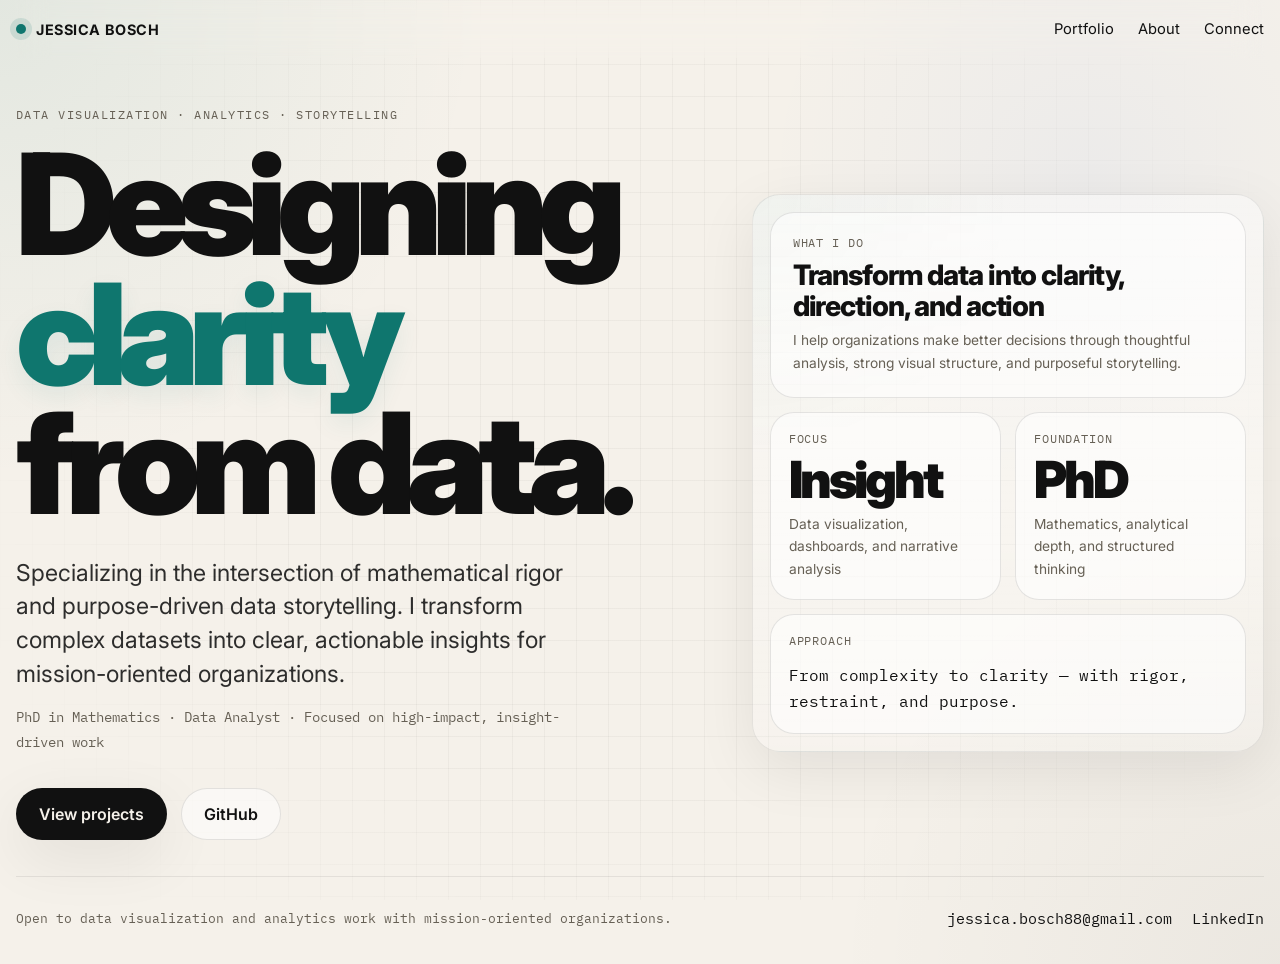
<file: index.html>
<!doctype html>
<html lang="en">
  <head>
    <meta charset="UTF-8" />
    <meta name="viewport" content="width=device-width, initial-scale=1.0" />
    <title>Jessica Bosch | Data Visualization Designer</title>
    <meta
      name="description"
      content="Jessica Bosch — Data visualization designer blending analysis, code, and editorial clarity."
    />
    <link rel="preconnect" href="https://fonts.googleapis.com" />
    <link rel="preconnect" href="https://fonts.gstatic.com" crossorigin />
    <link
      href="https://fonts.googleapis.com/css2?family=Inter:wght@400;500;600;700;800;900&family=IBM+Plex+Mono:wght@400;500&display=swap"
      rel="stylesheet"
    />
    <link rel="stylesheet" href="style.css" />
  </head>
  <body>
    <div class="site-shell">
      <header class="site-header">
        <a href="#home" class="brand" aria-label="Jessica Bosch home">
          <span class="brand-mark"></span>
          <span>Jessica Bosch</span>
        </a>

        <nav class="site-nav" aria-label="Primary navigation">
          <a href="portfolio.html">Portfolio</a>
          <a href="about.html">About</a>
          <a href="#connect">Connect</a>
        </nav>
      </header>

      <main id="home" class="hero">
        <section class="hero-copy">
          <p class="eyebrow">Data visualization · analytics · storytelling</p>

          <h1 class="hero-title">
            Designing
            <span>clarity</span>
            from data.
          </h1>

          <div class="hero-intro">
            <p class="hero-lead">
              Specializing in the intersection of mathematical rigor and
              purpose-driven data storytelling. I transform complex datasets
              into clear, actionable insights for mission-oriented
              organizations.
            </p>

            <p class="hero-meta">
              PhD in Mathematics · Data Analyst · Focused on high-impact,
              insight-driven work
            </p>
          </div>

          <div class="hero-actions">
            <a class="button button-primary" href="portfolio.html">View projects</a>
            <a
              class="button button-secondary"
              href="https://github.com/jessi88"
              target="_blank"
              rel="noreferrer"
            >
              GitHub
            </a>
          </div>
        </section>

        <aside class="hero-panel" aria-label="Selected profile highlights">
          <div class="panel-grid"></div>

          <div class="panel-card panel-card-large">
            <p class="panel-label">What I do</p>
            <p class="panel-value">
              Transform data into clarity, direction, and action
            </p>
            <p class="panel-note">
              I help organizations make better decisions through thoughtful
              analysis, strong visual structure, and purposeful storytelling.
            </p>
          </div>

          <div class="panel-row">
            <div class="panel-card">
              <p class="panel-label">Focus</p>
              <p class="panel-stat">Insight</p>
              <p class="panel-note">
                Data visualization, dashboards, and narrative analysis
              </p>
            </div>

            <div class="panel-card">
              <p class="panel-label">Foundation</p>
              <p class="panel-stat">PhD</p>
              <p class="panel-note">
                Mathematics, analytical depth, and structured thinking
              </p>
            </div>
          </div>

          <div class="panel-card panel-card-quote">
            <p class="panel-label">Approach</p>
            <p class="quote">
              From complexity to clarity — with rigor, restraint, and purpose.
            </p>
          </div>
        </aside>
      </main>

      <footer class="site-footer">
        <p>
          Open to data visualization and analytics work with mission-oriented
          organizations.
        </p>

        <div class="footer-links">
          <a href="mailto:jessica.bosch88@gmail.com"
            >jessica.bosch88@gmail.com</a
          >
          <a
            href="https://www.linkedin.com/in/jbosch88/"
            target="_blank"
            rel="noreferrer"
          >
            LinkedIn
          </a>
        </div>
      </footer>
    </div>
  </body>
</html>
</file>
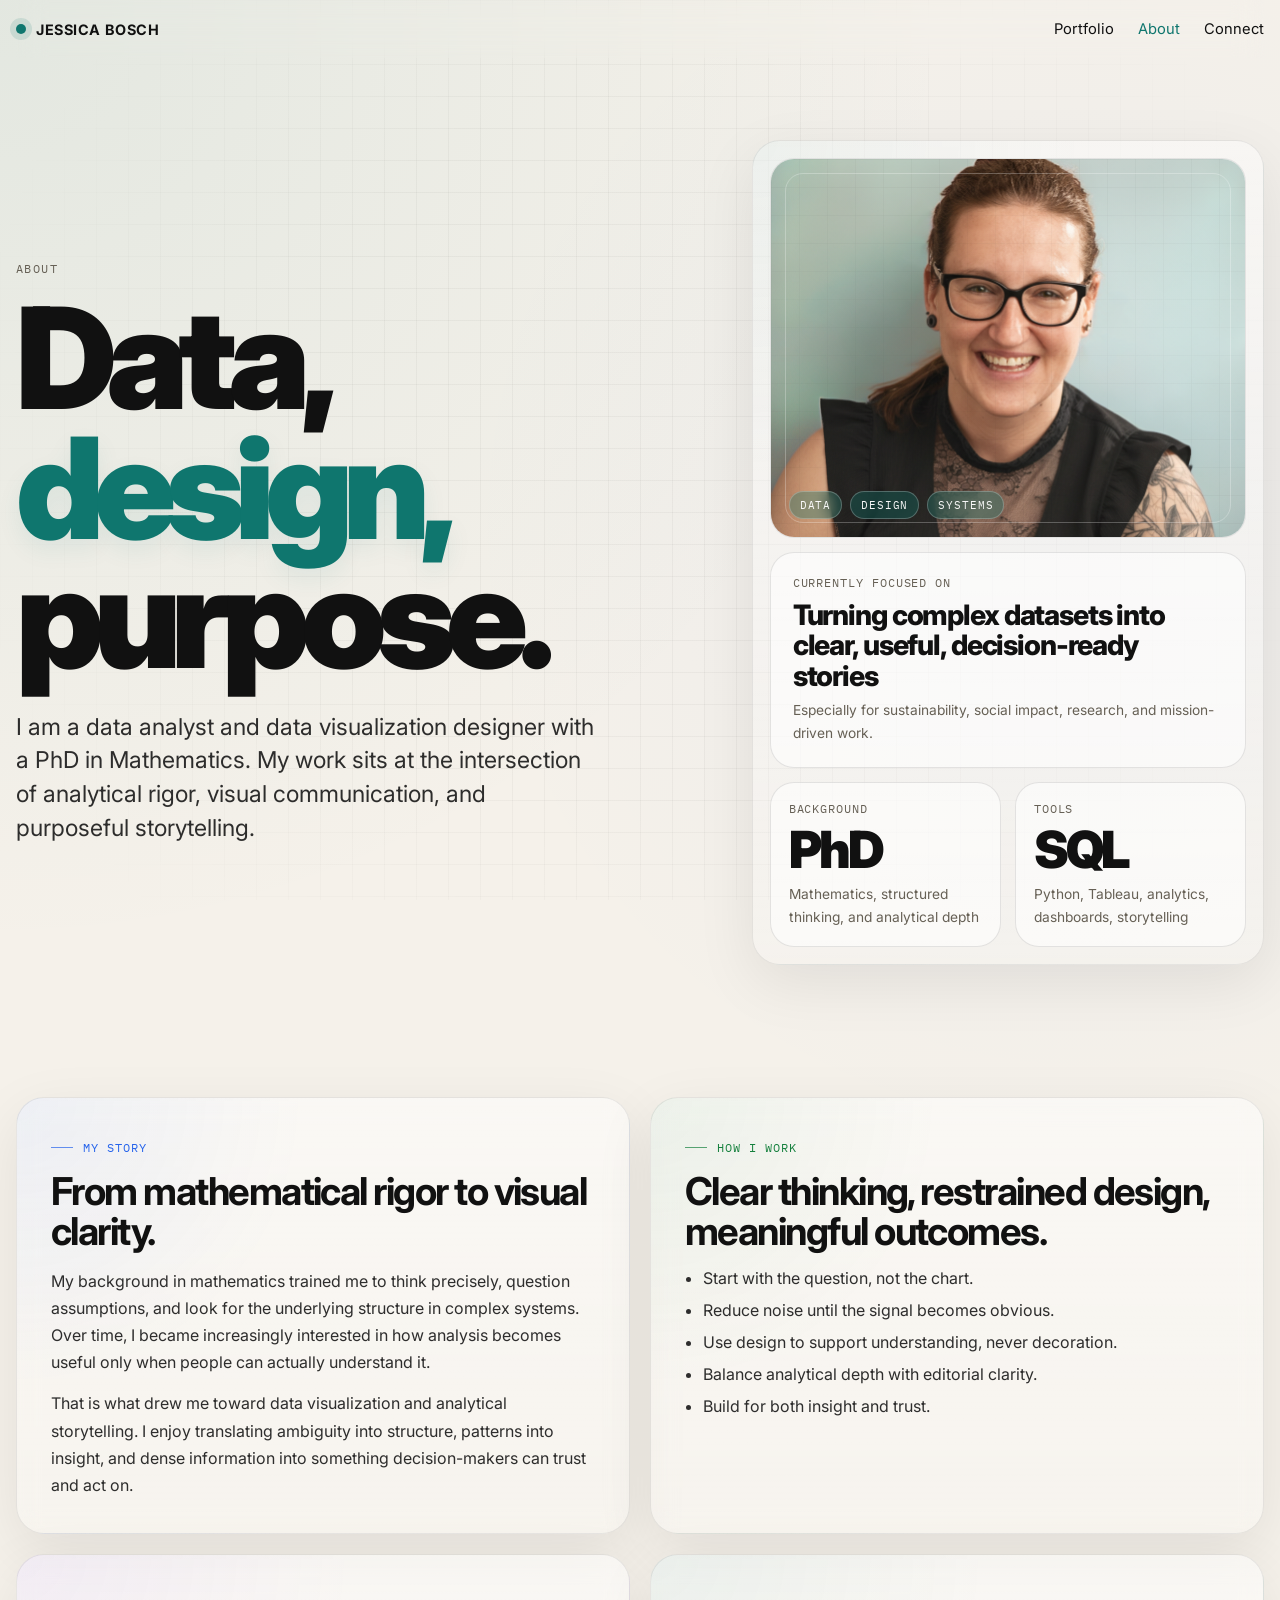
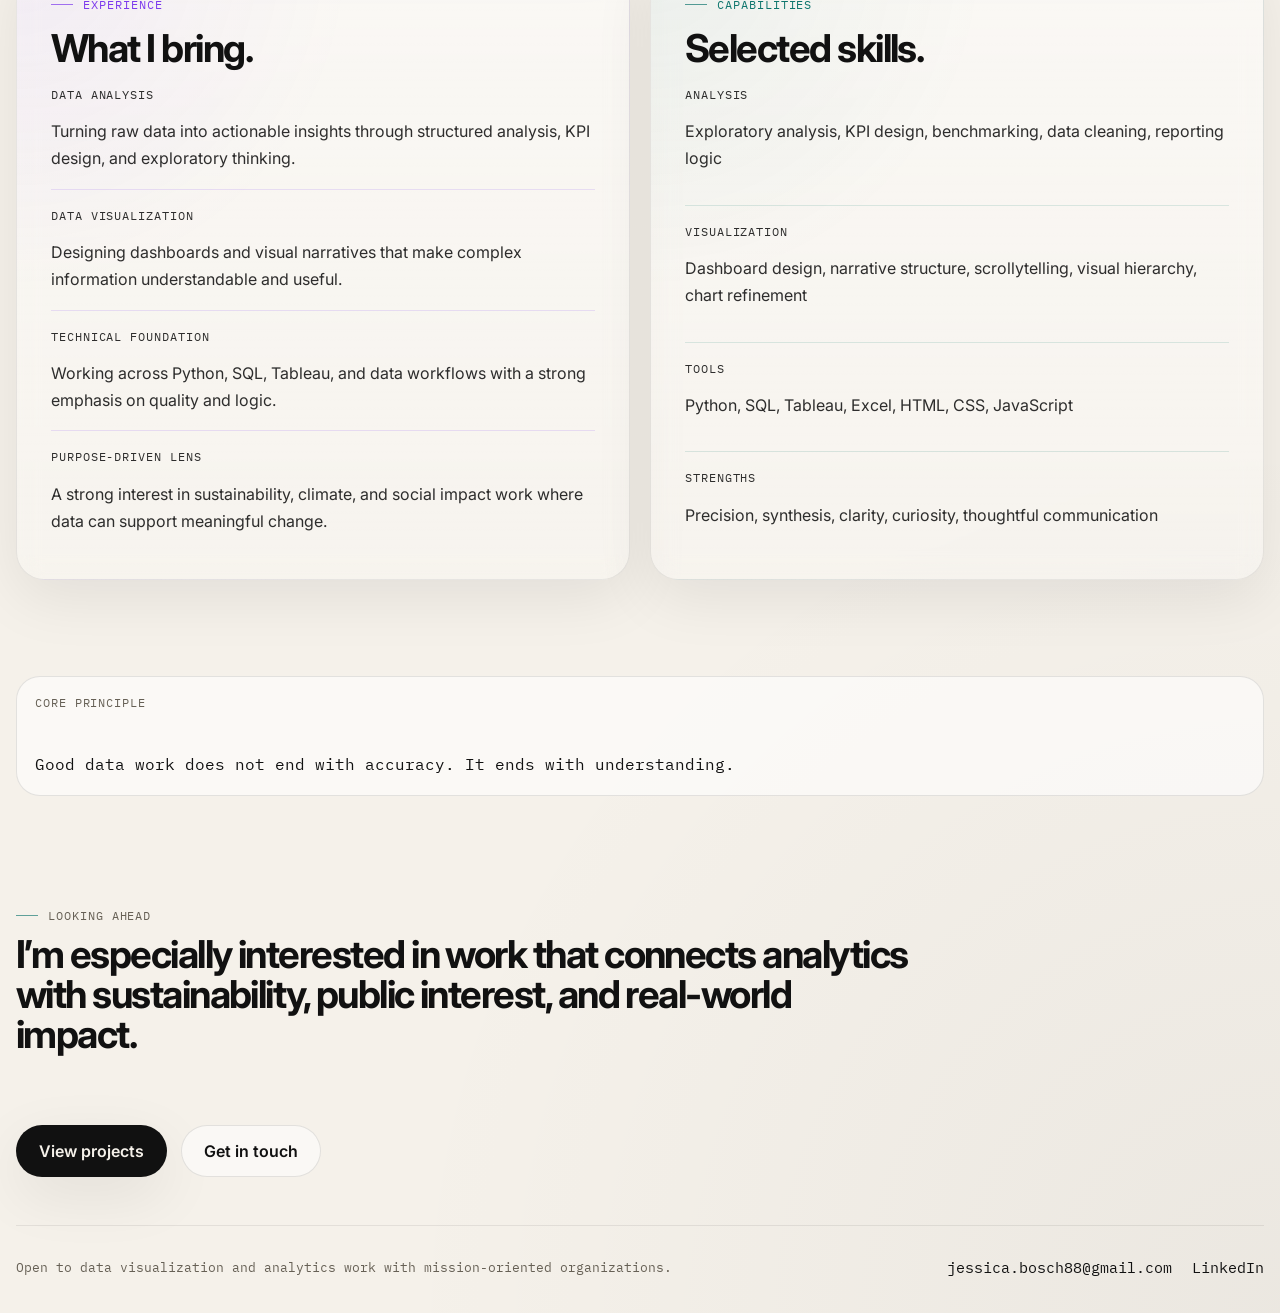
<file: about.html>
<!doctype html>
<html lang="en">
  <head>
    <meta charset="UTF-8" />
    <meta name="viewport" content="width=device-width, initial-scale=1.0" />
    <title>About | Jessica Bosch</title>
    <meta
      name="description"
      content="About Jessica Bosch — data analyst and data visualization designer focused on clarity, storytelling, and mission-driven work."
    />
    <link rel="preconnect" href="https://fonts.googleapis.com" />
    <link rel="preconnect" href="https://fonts.gstatic.com" crossorigin />
    <link
      href="https://fonts.googleapis.com/css2?family=Inter:wght@400;500;600;700;800;900&family=IBM+Plex+Mono:wght@400;500&display=swap"
      rel="stylesheet"
    />
    <link rel="stylesheet" href="style.css" />
  </head>
  <body>
    <div class="site-shell">
      <header class="site-header">
        <a href="index.html" class="brand" aria-label="Jessica Bosch home">
          <span class="brand-mark"></span>
          <span>Jessica Bosch</span>
        </a>

        <nav class="site-nav" aria-label="Primary navigation">
          <a href="portfolio.html">Portfolio</a>
          <a href="about.html" aria-current="page">About</a>
          <a href="index.html#connect">Connect</a>
        </nav>
      </header>

      <main class="about-page">
        <section class="hero">
          <section class="hero-copy">
            <p class="eyebrow">About</p>

            <h1 class="hero-title">
              Data,
              <span>design,</span>
              purpose.
            </h1>

            <div class="hero-intro">
              <p class="hero-lead">
                I am a data analyst and data visualization designer with a PhD
                in Mathematics. My work sits at the intersection of analytical
                rigor, visual communication, and purposeful storytelling.
              </p>
            </div>
          </section>

          <aside class="hero-panel" aria-label="Profile summary">
            <div class="panel-grid"></div>

            <div class="panel-card profile-photo profile-photo-data">
              <div class="profile-photo-grid" aria-hidden="true"></div>
              <img
                src="./img/Jessica_Bosch.png"
                alt="Portrait of Jessica Bosch"
              />
              <div class="profile-photo-meta" aria-hidden="true">
                <span>Data</span>
                <span>Design</span>
                <span>Systems</span>
              </div>
            </div>

            <div class="panel-card panel-card-large">
              <p class="panel-label">Currently focused on</p>
              <p class="panel-value">
                Turning complex datasets into clear, useful, decision-ready
                stories
              </p>
              <p class="panel-note">
                Especially for sustainability, social impact, research, and
                mission-driven work.
              </p>
            </div>

            <div class="panel-row">
              <div class="panel-card">
                <p class="panel-label">Background</p>
                <p class="panel-stat">PhD</p>
                <p class="panel-note">
                  Mathematics, structured thinking, and analytical depth
                </p>
              </div>

              <div class="panel-card">
                <p class="panel-label">Tools</p>
                <p class="panel-stat">SQL</p>
                <p class="panel-note">
                  Python, Tableau, analytics, dashboards, storytelling
                </p>
              </div>
            </div>
          </aside>
        </section>

        <section class="about-grid">
          <article class="about-section about-story">
            <p class="section-label">My story</p>
            <h2>From mathematical rigor to visual clarity.</h2>
            <p>
              My background in mathematics trained me to think precisely,
              question assumptions, and look for the underlying structure in
              complex systems. Over time, I became increasingly interested in
              how analysis becomes useful only when people can actually
              understand it.
            </p>
            <p>
              That is what drew me toward data visualization and analytical
              storytelling. I enjoy translating ambiguity into structure,
              patterns into insight, and dense information into something
              decision-makers can trust and act on.
            </p>
          </article>

          <article class="about-section about-approach">
            <p class="section-label">How I work</p>
            <h2>Clear thinking, restrained design, meaningful outcomes.</h2>
            <ul class="about-list">
              <li>Start with the question, not the chart.</li>
              <li>Reduce noise until the signal becomes obvious.</li>
              <li>Use design to support understanding, never decoration.</li>
              <li>Balance analytical depth with editorial clarity.</li>
              <li>Build for both insight and trust.</li>
            </ul>
          </article>

          <article class="about-section about-experience">
            <p class="section-label">Experience</p>
            <h2>What I bring.</h2>

            <div class="timeline">
              <div class="timeline-item">
                <p class="timeline-role">Data analysis</p>
                <p class="timeline-text">
                  Turning raw data into actionable insights through structured
                  analysis, KPI design, and exploratory thinking.
                </p>
              </div>

              <div class="timeline-item">
                <p class="timeline-role">Data visualization</p>
                <p class="timeline-text">
                  Designing dashboards and visual narratives that make complex
                  information understandable and useful.
                </p>
              </div>

              <div class="timeline-item">
                <p class="timeline-role">Technical foundation</p>
                <p class="timeline-text">
                  Working across Python, SQL, Tableau, and data workflows with a
                  strong emphasis on quality and logic.
                </p>
              </div>

              <div class="timeline-item">
                <p class="timeline-role">Purpose-driven lens</p>
                <p class="timeline-text">
                  A strong interest in sustainability, climate, and social
                  impact work where data can support meaningful change.
                </p>
              </div>
            </div>
          </article>

          <article class="about-section about-skills">
            <p class="section-label">Capabilities</p>
            <h2>Selected skills.</h2>

            <div class="skill-groups">
              <div class="skill-group">
                <p class="skill-label">Analysis</p>
                <p class="skill-copy">
                  Exploratory analysis, KPI design, benchmarking, data cleaning,
                  reporting logic
                </p>
              </div>

              <div class="skill-group">
                <p class="skill-label">Visualization</p>
                <p class="skill-copy">
                  Dashboard design, narrative structure, scrollytelling, visual
                  hierarchy, chart refinement
                </p>
              </div>

              <div class="skill-group">
                <p class="skill-label">Tools</p>
                <p class="skill-copy">
                  Python, SQL, Tableau, Excel, HTML, CSS, JavaScript
                </p>
              </div>

              <div class="skill-group">
                <p class="skill-label">Strengths</p>
                <p class="skill-copy">
                  Precision, synthesis, clarity, curiosity, thoughtful
                  communication
                </p>
              </div>
            </div>
          </article>
        </section>

        <section class="about-quote-block">
          <div class="panel-card panel-card-quote">
            <p class="panel-label">Core principle</p>
            <p class="quote">
              Good data work does not end with accuracy. It ends with
              understanding.
            </p>
          </div>
        </section>

        <section class="about-cta">
          <div class="about-cta-copy">
            <p class="section-label">Looking ahead</p>
            <h2>
              I’m especially interested in work that connects analytics with
              sustainability, public interest, and real-world impact.
            </h2>
          </div>

          <div class="hero-actions">
            <a class="button button-primary" href="portfolio.html">
              View projects
            </a>
            <a
              class="button button-secondary"
              href="mailto:jessica.bosch88@gmail.com"
            >
              Get in touch
            </a>
          </div>
        </section>
      </main>

      <footer class="site-footer">
        <p>
          Open to data visualization and analytics work with mission-oriented
          organizations.
        </p>

        <div class="footer-links">
          <a href="mailto:jessica.bosch88@gmail.com"
            >jessica.bosch88@gmail.com</a
          >
          <a
            href="https://www.linkedin.com/in/jbosch88/"
            target="_blank"
            rel="noreferrer"
          >
            LinkedIn
          </a>
        </div>
      </footer>
    </div>
  </body>
</html>
</file>
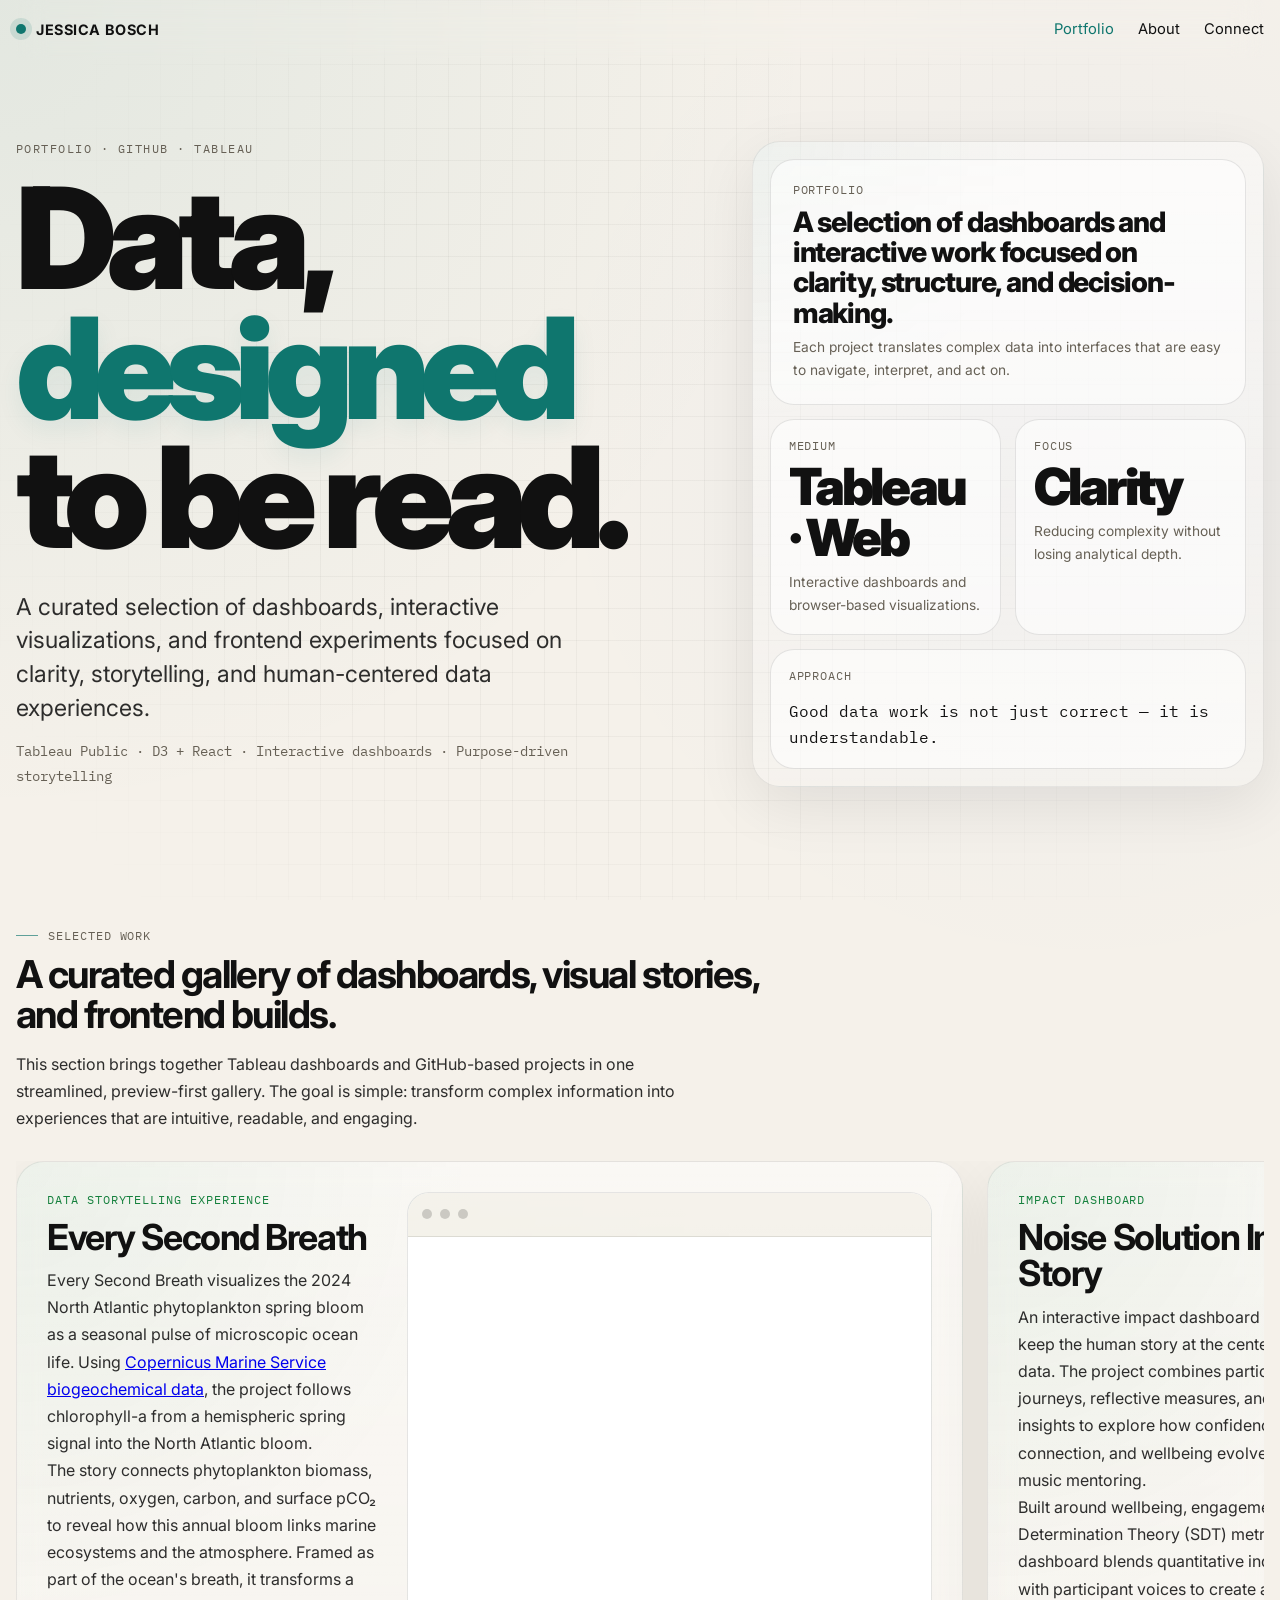
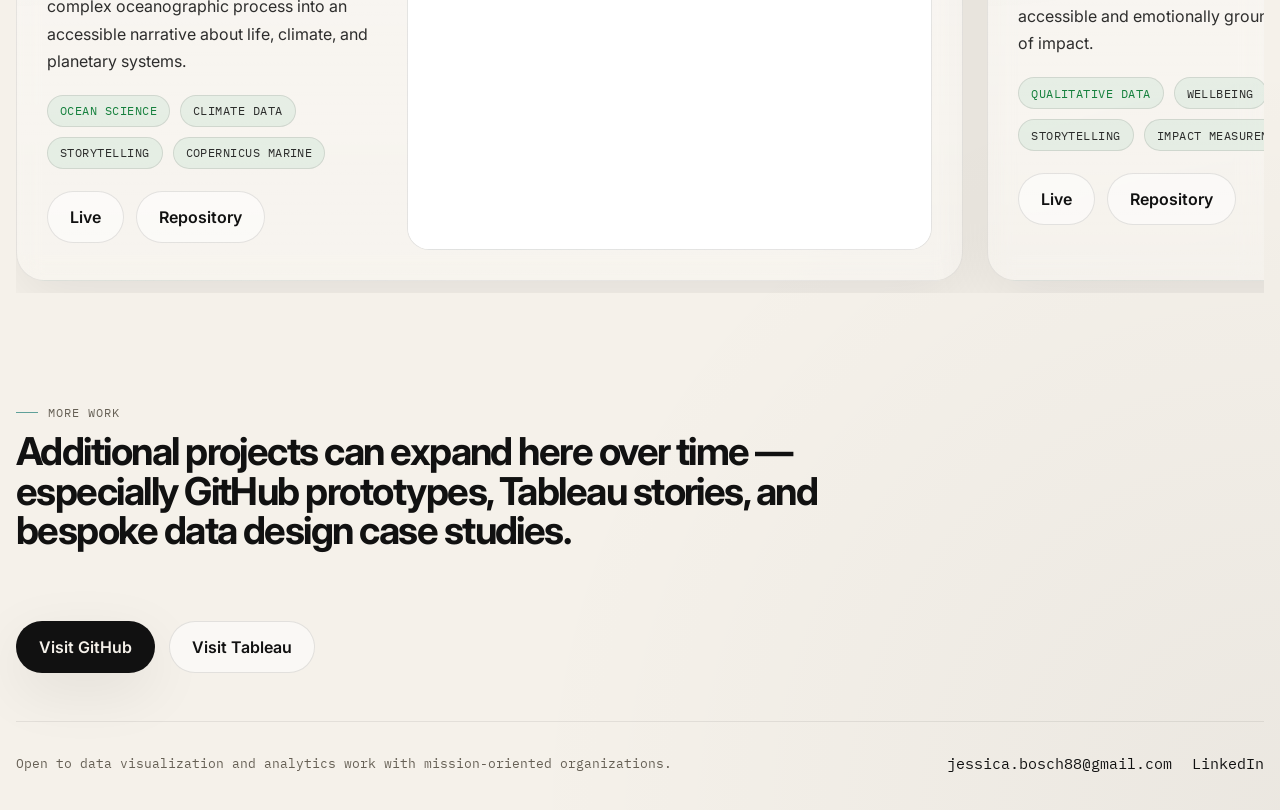
<file: portfolio.html>
<!doctype html>
<html lang="en">
  <head>
    <meta charset="UTF-8" />
    <meta name="viewport" content="width=device-width, initial-scale=1.0" />
    <title>Portfolio | Jessica Bosch</title>
    <meta
      name="description"
      content="Portfolio of Jessica Bosch — GitHub builds, Tableau dashboards, and selected data visualization work."
    />
    <link rel="preconnect" href="https://fonts.googleapis.com" />
    <link rel="preconnect" href="https://fonts.gstatic.com" crossorigin />
    <link
      href="https://fonts.googleapis.com/css2?family=Inter:wght@400;500;600;700;800;900&family=IBM+Plex+Mono:wght@400;500&display=swap"
      rel="stylesheet"
    />
    <link rel="stylesheet" href="style.css" />
  </head>

  <body>
    <div class="site-shell">
      <header class="site-header">
        <a href="index.html" class="brand" aria-label="Jessica Bosch home">
          <span class="brand-mark"></span>
          <span>Jessica Bosch</span>
        </a>

        <nav class="site-nav" aria-label="Primary navigation">
          <a href="portfolio.html" aria-current="page">Portfolio</a>
          <a href="about.html">About</a>
          <a href="index.html#connect">Connect</a>
        </nav>
      </header>

      <main class="portfolio-page">
        <section class="hero">
          <section class="hero-copy">
            <p class="eyebrow">Portfolio · GitHub · Tableau</p>

            <h1 class="hero-title">
              Data,
              <span>designed</span>
              to be read.
            </h1>

            <div class="hero-intro">
              <p class="hero-lead">
                A curated selection of dashboards, interactive visualizations,
                and frontend experiments focused on clarity, storytelling, and
                human-centered data experiences.
              </p>

              <p class="hero-meta">
                Tableau Public · D3 + React · Interactive dashboards ·
                Purpose-driven storytelling
              </p>
            </div>
          </section>

          <aside class="hero-panel" aria-label="Portfolio highlights">
            <div class="panel-grid"></div>

            <div class="panel-card panel-card-large">
              <p class="panel-label">Portfolio</p>
              <p class="panel-value">
                A selection of dashboards and interactive work focused on
                clarity, structure, and decision-making.
              </p>
              <p class="panel-note">
                Each project translates complex data into interfaces that are
                easy to navigate, interpret, and act on.
              </p>
            </div>

            <div class="panel-row">
              <div class="panel-card">
                <p class="panel-label">Medium</p>
                <p class="panel-stat">Tableau · Web</p>
                <p class="panel-note">
                  Interactive dashboards and browser-based visualizations.
                </p>
              </div>

              <div class="panel-card">
                <p class="panel-label">Focus</p>
                <p class="panel-stat">Clarity</p>
                <p class="panel-note">
                  Reducing complexity without losing analytical depth.
                </p>
              </div>
            </div>

            <div class="panel-card panel-card-quote">
              <p class="panel-label">Approach</p>
              <p class="quote">
                Good data work is not just correct — it is understandable.
              </p>
            </div>
          </aside>
        </section>

        <section
          class="portfolio-gallery"
          aria-label="Horizontal scrolling projects gallery"
        >
          <div class="portfolio-gallery-head">
            <div class="portfolio-intro-copy">
              <p class="section-label">Selected work</p>
              <h2>
                A curated gallery of dashboards, visual stories, and frontend
                builds.
              </h2>
              <p>
                This section brings together Tableau dashboards and GitHub-based
                projects in one streamlined, preview-first gallery. The goal is
                simple: transform complex information into experiences that are
                intuitive, readable, and engaging.
              </p>
            </div>
          </div>

          <div class="projects-rail" tabindex="0">
            <article class="project-slide project-slide-browser">
              <div class="project-slide-copy">
                <p class="project-platform">Data Storytelling Experience</p>

                <h3>Every Second Breath</h3>

                <p class="project-summary">
                  Every Second Breath visualizes the 2024 North Atlantic
                  phytoplankton spring bloom as a seasonal pulse of microscopic
                  ocean life. Using
                  <a
                    href="https://data.marine.copernicus.eu/product/GLOBAL_ANALYSISFORECAST_BGC_001_028/description"
                    target="_blank"
                    >Copernicus Marine Service biogeochemical data</a
                  >, the project follows chlorophyll-a from a hemispheric spring
                  signal into the North Atlantic bloom.
                </p>

                <p class="project-summary">
                  The story connects phytoplankton biomass, nutrients, oxygen,
                  carbon, and surface pCO₂ to reveal how this annual bloom links
                  marine ecosystems and the atmosphere. Framed as part of the
                  ocean's breath, it transforms a complex oceanographic process
                  into an accessible narrative about life, climate, and
                  planetary systems.
                </p>

                <div class="project-tags">
                  <span>Ocean Science</span>
                  <span>Climate Data</span>
                  <span>Storytelling</span>
                  <span>Copernicus Marine</span>
                </div>

                <div class="project-links">
                  <a
                    class="button button-secondary"
                    href="https://jessi88.github.io/ocean-bloom/"
                    target="_blank"
                    rel="noreferrer"
                  >
                    Live
                  </a>

                  <a
                    class="button button-secondary"
                    href="https://github.com/jessi88/ocean-bloom"
                    target="_blank"
                    rel="noreferrer"
                  >
                    Repository
                  </a>
                </div>
              </div>

              <div class="project-preview project-preview-browser">
                <div class="browser-chrome" aria-hidden="true">
                  <span></span>
                  <span></span>
                  <span></span>
                </div>

                <iframe
                  title="Every Second Breath preview"
                  src="https://jessi88.github.io/ocean-bloom/"
                  loading="lazy"
                ></iframe>
              </div>
            </article>
            <article class="project-slide project-slide-browser">
              <div class="project-slide-copy">
                <p class="project-platform">Impact Dashboard</p>

                <h3>Noise Solution Impact Story</h3>

                <p class="project-summary">
                  An interactive impact dashboard designed to keep the human
                  story at the center of the data. The project combines
                  participant journeys, reflective measures, and qualitative
                  insights to explore how confidence, connection, and wellbeing
                  evolve through music mentoring.
                </p>

                <p class="project-summary">
                  Built around wellbeing, engagement, and Self Determination
                  Theory (SDT) metrics, the dashboard blends quantitative
                  indicators with participant voices to create a more accessible
                  and emotionally grounded view of impact.
                </p>

                <div class="project-tags">
                  <span>Qualitative Data</span>
                  <span>Wellbeing</span>
                  <span>Storytelling</span>
                  <span>Impact Measurement</span>
                </div>

                <div class="project-links">
                  <a
                    class="button button-secondary"
                    href="https://jessi88.github.io/noise-solution/"
                    target="_blank"
                    rel="noreferrer"
                  >
                    Live
                  </a>

                  <a
                    class="button button-secondary"
                    href="https://github.com/jessi88/noise-solution"
                    target="_blank"
                    rel="noreferrer"
                  >
                    Repository
                  </a>
                </div>
              </div>

              <div class="project-preview project-preview-browser">
                <div class="browser-chrome" aria-hidden="true">
                  <span></span>
                  <span></span>
                  <span></span>
                </div>

                <iframe
                  title="Noise Solution Impact Story preview"
                  src="https://jessi88.github.io/noise-solution/"
                  loading="lazy"
                ></iframe>
              </div>
            </article>

            <article class="project-slide project-slide-browser">
              <div class="project-slide-copy">
                <p class="project-platform">Interactive Visualization</p>
                <h3>Gapminder Bubble Plot</h3>

                <p class="project-summary">
                  A polished interactive bubble plot built from scratch using
                  the Gapminder dataset, exploring global development patterns
                  through GDP, life expectancy, and population data.
                </p>

                <p class="project-summary">
                  The project focuses on reusable chart architecture, including
                  custom axis components, margin and translation systems, and
                  scalable styling patterns. Inspired by
                  <a
                    href="https://www.youtube.com/watch?v=hVimVzgtD6w"
                    target="_blank"
                    >Hans Rosling's</a
                  >

                  iconic presentations, the project translates one of the most
                  recognizable datasets in data visualization into a modern web
                  experience.
                </p>

                <div class="project-tags">
                  <span>D3</span>
                  <span>React</span>
                  <span>Bubble Plot</span>
                  <span>Global Development</span>
                </div>

                <div class="project-links">
                  <a
                    class="button button-secondary"
                    href="https://jessi88.github.io/bubbleplot/"
                    target="_blank"
                    rel="noreferrer"
                  >
                    Live
                  </a>

                  <a
                    class="button button-secondary"
                    href="https://github.com/jessi88/bubbleplot"
                    target="_blank"
                    rel="noreferrer"
                  >
                    Repository
                  </a>
                </div>
              </div>

              <div class="project-preview project-preview-browser">
                <div class="browser-chrome" aria-hidden="true">
                  <span></span>
                  <span></span>
                  <span></span>
                </div>

                <iframe
                  title="Gapminder Bubble Plot preview"
                  src="https://jessi88.github.io/bubbleplot/"
                  loading="lazy"
                ></iframe>
              </div>
            </article>

            <article class="project-slide project-slide-browser">
              <div class="project-slide-copy">
                <p class="project-platform">Editorial Visualization</p>
                <h3>Economist Barplot</h3>
                <p class="project-summary">
                  A reconstruction of a chart from
                  <a
                    href="https://www.economist.com/graphic-detail/2021/08/24/infections-caught-in-laboratories-are-surprisingly-common"
                    target="_blank"
                    >The Economist</a
                  >, focused on editorial layout, typographic hierarchy, and
                  visual precision.
                </p>

                <p class="project-summary">
                  Built with D3 and React, the project recreates the original
                  publication’s balance of annotation, spacing, and statistical
                  storytelling in a responsive web format.
                </p>
                <div class="project-tags">
                  <span>D3</span>
                  <span>React</span>
                  <span>Typography</span>
                  <span>Layout Systems</span>
                </div>
                <div class="project-links">
                  <a
                    class="button button-secondary"
                    href="https://jessi88.github.io/economist-barplot/"
                    target="_blank"
                    rel="noreferrer"
                  >
                    Live
                  </a>
                  <a
                    class="button button-secondary"
                    href="https://github.com/jessi88/economist-barplot"
                    target="_blank"
                    rel="noreferrer"
                  >
                    Repository
                  </a>
                </div>
              </div>

              <div class="project-preview project-preview-browser">
                <div class="browser-chrome" aria-hidden="true">
                  <span></span>
                  <span></span>
                  <span></span>
                </div>
                <iframe
                  title="Economist Barplot preview"
                  src="https://jessi88.github.io/economist-barplot/"
                  loading="lazy"
                ></iframe>
              </div>
            </article>

            <article class="project-slide project-slide-browser">
              <div class="project-slide-copy">
                <p class="project-platform">Interactive Visualization</p>
                <h3>D3 Barplot</h3>
                <p class="project-summary">
                  A horizontal barplot exploring the geographic distribution of
                  students in the first D3 ❤️ React cohort. D3 handles scales
                  and layout calculations, while React JSX manages rendering and
                  interaction.
                </p>
                <div class="project-tags">
                  <span>D3</span>
                  <span>React</span>
                  <span>Scales & Axes</span>
                  <span>Bar Chart</span>
                </div>
                <div class="project-links">
                  <a
                    class="button button-secondary"
                    href="https://jessi88.github.io/my-first-d3-chart/"
                    target="_blank"
                    rel="noreferrer"
                  >
                    Live
                  </a>
                  <a
                    class="button button-secondary"
                    href="https://github.com/jessi88/my-first-d3-chart"
                    target="_blank"
                    rel="noreferrer"
                  >
                    Repository
                  </a>
                </div>
              </div>

              <div class="project-preview project-preview-browser">
                <div class="browser-chrome" aria-hidden="true">
                  <span></span>
                  <span></span>
                  <span></span>
                </div>
                <iframe
                  title="D3 Barplot preview"
                  src="https://jessi88.github.io/my-first-d3-chart/"
                  loading="lazy"
                ></iframe>
              </div>
            </article>

            <article class="project-slide project-slide-browser">
              <div class="project-slide-copy">
                <p class="project-platform">Frontend Application</p>
                <h3>Pokémon Card Collection</h3>
                <p class="project-summary">
                  A React-based collection explorer designed to browse, filter,
                  and interact with custom Pokémon card data.
                </p>
                <div class="project-tags">
                  <span>React</span>
                  <span>Filtering</span>
                  <span>UI Design</span>
                  <span>Collections</span>
                </div>
                <div class="project-links">
                  <a
                    class="button button-secondary"
                    href="https://jessi88.github.io/pokemon-card-collection/"
                    target="_blank"
                    rel="noreferrer"
                  >
                    Live
                  </a>
                  <a
                    class="button button-secondary"
                    href="https://github.com/jessi88/pokemon-card-collection"
                    target="_blank"
                    rel="noreferrer"
                  >
                    Open Repository
                  </a>
                </div>
              </div>

              <div class="project-preview project-preview-browser">
                <div class="browser-chrome" aria-hidden="true">
                  <span></span>
                  <span></span>
                  <span></span>
                </div>
                <iframe
                  title="Pokémon Card Collection preview"
                  src="https://jessi88.github.io/pokemon-card-collection/"
                  loading="lazy"
                ></iframe>
              </div>
            </article>

            <article class="project-slide project-slide-browser">
              <div class="project-slide-copy">
                <p class="project-platform">Frontend Exploration</p>
                <h3>Minimal Homepage</h3>
                <p class="project-summary">
                  A project built for the D3 ❤️ React course, where I designed
                  and developed the hero section of my own minimal personal
                  homepage from scratch. The focus was on typography, spacing,
                  interaction, and minimalist interface design.
                </p>
                <div class="project-tags">
                  <span>Typography</span>
                  <span>Layout</span>
                  <span>Interaction</span>
                  <span>Minimal Design</span>
                </div>
                <div class="project-links">
                  <a
                    class="button button-secondary"
                    href="https://jessi88.github.io/hero-section/"
                    target="_blank"
                    rel="noreferrer"
                  >
                    Live
                  </a>
                  <a
                    class="button button-secondary"
                    href="https://github.com/jessi88/hero-section"
                    target="_blank"
                    rel="noreferrer"
                  >
                    Open Repository
                  </a>
                </div>
              </div>

              <div class="project-preview project-preview-browser">
                <div class="browser-chrome" aria-hidden="true">
                  <span></span>
                  <span></span>
                  <span></span>
                </div>
                <iframe
                  title="GitHub Pages preview"
                  src="https://jessi88.github.io/hero-section/"
                  loading="lazy"
                ></iframe>
              </div>
            </article>

            <article class="project-slide project-slide-tableau">
              <div class="project-slide-copy">
                <p class="project-platform">Impact Dashboard</p>
                <h3>Kheyti Impact Dashboard</h3>
                <p class="project-summary">
                  A dashboard visualizing Kheyti's 10-year journey of enabling
                  climate-resilient livelihoods for smallholder farmers through
                  its Greenhouse-in-a-Box solution.
                </p>
                <p class="project-summary">
                  The project combines operational and agricultural data to
                  communicate long-term environmental and social impact.
                </p>
                <div class="project-tags">
                  <span>Climate Impact</span>
                  <span>Agriculture</span>
                  <span>Tableau</span>
                  <span>Storytelling</span>
                </div>
                <div class="project-links">
                  <a
                    class="button button-secondary"
                    href="https://public.tableau.com/app/profile/jessica.bosch/viz/KheytiImpact/Intro"
                    target="_blank"
                    rel="noreferrer"
                  >
                    Open Tableau
                  </a>
                </div>
              </div>

              <div class="project-preview project-preview-tableau">
                <iframe
                  title="Kheyti Impact Dashboard preview"
                  src="https://public.tableau.com/views/KheytiImpact/Intro?:showVizHome=no"
                  loading="lazy"
                  allowfullscreen
                ></iframe>
              </div>
            </article>

            <article class="project-slide project-slide-tableau">
              <div class="project-slide-copy">
                <p class="project-platform">Impact Dashboard</p>
                <h3>Noise Solution Dashboard</h3>
                <p class="project-summary">
                  An impact dashboard exploring how digital music mentoring
                  supports youth wellbeing, engagement, and emotional connection
                  over time.
                </p>
                <div class="project-tags">
                  <span>Wellbeing</span>
                  <span>Youth Mentoring</span>
                  <span>Tableau</span>
                  <span>Engagement</span>
                </div>
                <div class="project-links">
                  <a
                    class="button button-secondary"
                    href="https://public.tableau.com/app/profile/jessica.bosch/viz/NoiseSolution_17255935071240/NoiseSolution?:showVizHome=no"
                    target="_blank"
                    rel="noreferrer"
                  >
                    Open Tableau
                  </a>
                </div>
              </div>

              <div class="project-preview project-preview-tableau">
                <iframe
                  title="NoiseSolution Tableau dashboard preview"
                  src="https://public.tableau.com/views/NoiseSolution_17255935071240/NoiseSolution?:showVizHome=no"
                  loading="lazy"
                  allowfullscreen
                ></iframe>
              </div>
            </article>
          </div>
        </section>

        <section class="portfolio-cta">
          <div class="about-cta-copy">
            <p class="section-label">More work</p>
            <h2>
              Additional projects can expand here over time — especially GitHub
              prototypes, Tableau stories, and bespoke data design case studies.
            </h2>
          </div>

          <div class="hero-actions">
            <a
              class="button button-primary"
              href="https://github.com/jessi88/"
              target="_blank"
              rel="noreferrer"
            >
              Visit GitHub
            </a>
            <a
              class="button button-secondary"
              href="https://public.tableau.com/app/profile/jessica.bosch/"
              target="_blank"
              rel="noreferrer"
            >
              Visit Tableau
            </a>
          </div>
        </section>
      </main>

      <footer class="site-footer">
        <p>
          Open to data visualization and analytics work with mission-oriented
          organizations.
        </p>

        <div class="footer-links">
          <a href="mailto:jessica.bosch88@gmail.com"
            >jessica.bosch88@gmail.com</a
          >
          <a
            href="https://www.linkedin.com/in/jbosch88/"
            target="_blank"
            rel="noreferrer"
          >
            LinkedIn
          </a>
        </div>
      </footer>
    </div>
  </body>
</html>
</file>
<file: style.css>
:root {
  --bg: #f5f1ea;
  --surface: rgba(255, 255, 255, 0.58);
  --surface-strong: rgba(255, 255, 255, 0.84);
  --text: #111111;
  --text-strong: rgba(17, 17, 17, 0.88);
  --muted: #666055;
  --line: rgba(17, 17, 17, 0.1);
  --line-strong: rgba(17, 17, 17, 0.22);

  --accent: #0f766e;
  --accent-strong: #0b5e57;
  --accent-soft: rgba(15, 118, 110, 0.12);
  --accent-wash: rgba(15, 118, 110, 0.06);

  --tableau-accent: #2563eb;
  --tableau-soft: rgba(37, 99, 235, 0.12);

  --github-accent: #15803d;
  --github-soft: rgba(21, 128, 61, 0.12);

  --system-accent: #7c3aed;
  --system-soft: rgba(124, 58, 237, 0.12);

  --shadow: 0 18px 60px rgba(17, 17, 17, 0.08);
}

*,
*::before,
*::after {
  box-sizing: border-box;
}

html {
  scroll-behavior: smooth;
}

body {
  margin: 0;
  min-height: 100vh;
  font-family: "Inter", sans-serif;
  color: var(--text);
  background:
    radial-gradient(
      circle at top left,
      rgba(15, 118, 110, 0.08),
      transparent 30%
    ),
    radial-gradient(
      circle at 85% 18%,
      rgba(37, 99, 235, 0.045),
      transparent 24%
    ),
    radial-gradient(
      circle at bottom right,
      rgba(17, 17, 17, 0.045),
      transparent 28%
    ),
    var(--bg);
  overflow-x: hidden;
  -webkit-font-smoothing: antialiased;
  text-rendering: optimizeLegibility;
}

body::before {
  content: "";
  position: fixed;
  inset: 0;
  background-image:
    linear-gradient(to right, rgba(17, 17, 17, 0.035) 1px, transparent 1px),
    linear-gradient(to bottom, rgba(17, 17, 17, 0.035) 1px, transparent 1px);
  background-size: 32px 32px;
  mask-image: radial-gradient(circle at center, black 45%, transparent 88%);
  pointer-events: none;
}

::selection {
  background: var(--text);
  color: var(--bg);
}

.site-shell {
  width: min(1440px, calc(100% - 32px));
  min-height: 100vh;
  margin: 0 auto;
  display: flex;
  flex-direction: column;
}

.site-header,
.site-footer {
  display: flex;
  align-items: center;
  justify-content: space-between;
  gap: 20px;
  padding: 20px 0;
}

.site-header {
  position: sticky;
  top: 0;
  z-index: 20;
  backdrop-filter: blur(14px);
}

.brand,
.site-nav a,
.site-footer a {
  color: var(--text);
  text-decoration: none;
}

.brand {
  display: inline-flex;
  align-items: center;
  gap: 10px;
  font-size: 0.9rem;
  font-weight: 700;
  letter-spacing: 0.04em;
  text-transform: uppercase;
}

.brand-mark {
  width: 10px;
  height: 10px;
  border-radius: 999px;
  background: var(--accent);
  box-shadow: 0 0 0 6px var(--accent-soft);
}

.site-nav {
  display: flex;
  gap: 24px;
}

.site-nav a,
.site-footer a {
  position: relative;
  font-size: 0.92rem;
}

.site-nav a::after,
.site-footer a::after {
  content: "";
  position: absolute;
  left: 0;
  bottom: -4px;
  width: 100%;
  height: 1px;
  background: currentColor;
  transform: scaleX(0);
  transform-origin: right;
  transition: transform 220ms ease;
}

.site-nav a:hover::after,
.site-footer a:hover::after {
  transform: scaleX(1);
  transform-origin: left;
}

a {
  transition:
    color 220ms ease,
    opacity 220ms ease;
}

.site-nav a:hover,
.site-footer a:hover,
.brand:hover {
  color: var(--accent);
}

.site-nav a[aria-current="page"] {
  color: var(--accent);
}

.site-nav a:focus-visible,
.site-footer a:focus-visible,
.button:focus-visible {
  outline: 2px solid var(--accent);
  outline-offset: 3px;
  border-radius: 999px;
}

.hero {
  flex: 1;
  display: grid;
  grid-template-columns: 1fr;
  gap: 32px;
  align-items: center;
  padding: 36px 0 28px;
}

.hero-copy,
.hero-panel {
  position: relative;
}

.eyebrow,
.panel-label,
.hero-meta,
.site-footer,
.quote {
  font-family: "IBM Plex Mono", monospace;
}

.eyebrow {
  margin: 0 0 18px;
  font-size: 0.78rem;
  letter-spacing: 0.12em;
  text-transform: uppercase;
  color: var(--muted);
}

.hero-title {
  margin: 0;
  max-width: 8ch;
  font-size: clamp(4rem, 12vw, 8.8rem);
  line-height: 0.92;
  letter-spacing: -0.07em;
  font-weight: 900;
}

.hero-title span {
  display: block;
  color: var(--accent);
  text-shadow: 0 10px 24px rgba(15, 118, 110, 0.08);
}

.hero-intro {
  margin-top: 28px;
  max-width: 580px;
}

.hero-lead {
  margin: 0;
  font-size: clamp(1.1rem, 2vw, 1.45rem);
  line-height: 1.45;
  color: var(--text-strong);
}

.hero-meta {
  margin: 14px 0 0;
  font-size: 0.9rem;
  line-height: 1.7;
  color: var(--muted);
}

.hero-actions {
  display: flex;
  flex-wrap: wrap;
  gap: 14px;
  margin-top: 34px;
}

.button {
  display: inline-flex;
  align-items: center;
  justify-content: center;
  min-height: 52px;
  padding: 0 22px;
  border: 1px solid transparent;
  border-radius: 999px;
  text-decoration: none;
  font-weight: 600;
  transition:
    transform 220ms ease,
    background 220ms ease,
    border-color 220ms ease,
    color 220ms ease,
    box-shadow 220ms ease;
}

.button:hover {
  transform: translateY(-1px);
}

.button-primary {
  background: var(--text);
  color: var(--bg);
  box-shadow: var(--shadow);
}

.button-primary:hover {
  background: var(--accent);
  box-shadow: 0 18px 38px rgba(15, 118, 110, 0.22);
}

.button-secondary {
  background: rgba(255, 255, 255, 0.52);
  color: var(--text);
  border-color: var(--line);
}

.button-secondary:hover {
  background: var(--surface-strong);
  border-color: rgba(15, 118, 110, 0.24);
  color: var(--accent-strong);
}

.hero-panel {
  display: flex;
  flex-direction: column;
  gap: 14px;
  min-height: auto;
  padding: 18px;
}

.panel-grid {
  position: absolute;
  inset: 0;
  border: 1px solid rgba(17, 17, 17, 0.08);
  border-radius: 28px;
  background:
    linear-gradient(
      180deg,
      rgba(255, 255, 255, 0.44),
      rgba(255, 255, 255, 0.18)
    ),
    radial-gradient(
      circle at top left,
      rgba(15, 118, 110, 0.08),
      transparent 34%
    );
  backdrop-filter: blur(16px);
  box-shadow: var(--shadow);
}
.panel-card,
.panel-row {
  position: relative;
  z-index: 1;
}
.panel-card:hover {
  transform: translateY(-4px);
  border-color: rgba(15, 118, 110, 0.2);
}

.panel-card-quote {
  background:
    linear-gradient(
      180deg,
      rgba(255, 255, 255, 0.56),
      rgba(255, 255, 255, 0.3)
    ),
    linear-gradient(135deg, rgba(15, 118, 110, 0.05), transparent 60%);
}

.hero-copy > *,
.hero-panel {
  opacity: 0;
  transform: translateY(18px);
  animation: riseIn 0.7s ease forwards;
}

.hero-title {
  animation-delay: 0.05s;
}

.hero-intro {
  animation-delay: 0.18s;
}

.hero-actions {
  animation-delay: 0.3s;
}

.hero-panel {
  animation-delay: 0.42s;
}

@keyframes riseIn {
  to {
    opacity: 1;
    transform: translateY(0);
  }
}

.panel-card {
  border: 1px solid var(--line);
  border-radius: 24px;
  padding: 18px;
  background: var(--surface);
  transition:
    transform 0.25s ease,
    border-color 0.25s ease;
}

.panel-card:hover {
  transform: translateY(-4px);
}

.panel-card-large {
  padding: 22px;
}

.panel-row {
  display: grid;
  grid-template-columns: 1fr 1fr;
  gap: 14px;
}

.panel-label {
  margin: 0 0 8px;
  font-size: 0.72rem;
  letter-spacing: 0.08em;
  text-transform: uppercase;
  color: var(--muted);
}

.panel-value {
  margin: 10px 0 8px;
  font-size: clamp(1.45rem, 2.2vw, 2rem);
  line-height: 1.08;
  font-weight: 800;
  letter-spacing: -0.04em;
}

.panel-stat {
  margin: 8px 0;
  font-size: clamp(2rem, 4vw, 3.25rem);
  line-height: 1;
  font-weight: 900;
  letter-spacing: -0.06em;
}

.panel-note,
.quote {
  margin: 0;
  font-size: 0.86rem;
  line-height: 1.65;
  color: var(--muted);
}

.panel-card-quote {
  min-height: 120px;
  display: flex;
  flex-direction: column;
  justify-content: space-between;
}

.quote {
  font-size: 1rem;
  color: var(--text);
}

.site-footer {
  font-size: 0.82rem;
  color: var(--muted);
  border-top: 1px solid rgba(17, 17, 17, 0.08);
  padding-bottom: 24px;
}

.footer-links {
  display: flex;
  gap: 20px;
  flex-wrap: wrap;
}

/* =========================
   NATIVE CURSOR BEHAVIOR
========================= */

/* Default cursor */
body {
  cursor: default;
}

/* Hand cursor on interactive elements */
a,
button {
  cursor: pointer;
}

@media (min-width: 960px) {
  .hero {
    grid-template-columns: minmax(0, 1.08fr) minmax(360px, 0.8fr);
    gap: 44px;
    padding: 48px 0 36px;
  }
}

@media (max-width: 959px) {
  .site-header {
    position: relative;
    padding-top: 18px;
  }

  .site-nav {
    gap: 16px;
    flex-wrap: wrap;
    justify-content: flex-end;
  }
}

@media (max-width: 720px) {
  .site-shell {
    width: min(100% - 24px, 1440px);
  }

  .site-header,
  .site-footer {
    flex-direction: column;
    align-items: flex-start;
  }

  .site-nav {
    justify-content: flex-start;
  }

  .hero {
    padding-top: 12px;
  }

  .panel-row {
    grid-template-columns: 1fr;
  }
}

@media (prefers-reduced-motion: reduce) {
  html {
    scroll-behavior: auto;
  }

  *,
  *::before,
  *::after {
    animation: none !important;
    transition: none !important;
  }
}

.about-page {
  display: flex;
  flex-direction: column;
  gap: 72px;
  padding: 24px 0 40px;
}

.about-section,
.about-quote-block,
.about-cta {
  opacity: 0;
  transform: translateY(18px);
  animation: riseIn 0.7s ease forwards;
}

.about-grid {
  display: grid;
  grid-template-columns: 1fr;
  gap: 18px;
}

.about-section {
  position: relative;
  border: 1px solid rgba(17, 17, 17, 0.08);
  border-radius: 28px;
  padding: 26px;
  background:
    linear-gradient(
      180deg,
      rgba(255, 255, 255, 0.5),
      rgba(255, 255, 255, 0.22)
    ),
    radial-gradient(
      circle at top left,
      var(--about-soft, rgba(15, 118, 110, 0.08)),
      transparent 38%
    );
  backdrop-filter: blur(12px);
  box-shadow: var(--shadow);
  transition:
    transform 0.25s ease,
    border-color 0.25s ease,
    box-shadow 0.25s ease;
}

.about-section:hover {
  transform: translateY(-4px);
  border-color: rgba(17, 17, 17, 0.14);
}

.about-section:nth-child(1) {
  animation-delay: 0.22s;
}

.about-section:nth-child(2) {
  animation-delay: 0.28s;
}

.about-section:nth-child(3) {
  animation-delay: 0.34s;
}

.about-section:nth-child(4) {
  animation-delay: 0.4s;
}

.section-label,
.skill-label,
.timeline-role {
  font-family: "IBM Plex Mono", monospace;
  text-transform: uppercase;
  letter-spacing: 0.08em;
}

.section-label {
  margin: 0 0 12px;
  font-size: 0.74rem;
  color: var(--muted);
}

.section-label {
  position: relative;
  display: inline-flex;
  align-items: center;
  gap: 10px;
}

.section-label::before {
  content: "";
  width: 22px;
  height: 1px;
  background: var(--accent);
  opacity: 0.65;
}

.about-section .section-label {
  color: var(--about-accent, var(--muted));
}

.about-section .section-label::before {
  background: var(--about-accent, var(--accent));
  opacity: 0.7;
}

.about-section h2,
.about-cta h2 {
  margin: 0 0 16px;
  font-size: clamp(1.65rem, 3vw, 2.6rem);
  line-height: 1.04;
  letter-spacing: -0.04em;
}

.about-section p {
  margin: 0 0 14px;
  max-width: 68ch;
  line-height: 1.7;
  color: var(--text-strong);
}

.about-section p:last-child {
  margin-bottom: 0;
}

.about-list {
  margin: 0;
  padding-left: 18px;
  display: grid;
  gap: 12px;
  color: var(--text-strong);
}

.timeline {
  display: grid;
  gap: 16px;
}

.timeline-item {
  padding-top: 16px;
  border-top: 1px solid
    color-mix(in srgb, var(--about-accent, var(--accent)) 14%, transparent);
}

.timeline-item:first-child {
  padding-top: 0;
  border-top: 0;
}

.timeline-role,
.skill-label {
  margin: 0 0 6px;
  font-size: 0.72rem;
  color: var(--muted);
}

.timeline-text,
.skill-copy {
  margin: 0;
  line-height: 1.7;
  color: var(--text-strong);
}

.skill-groups {
  display: grid;
  gap: 16px;
}

.skill-group {
  padding: 16px 0;
  border-top: 1px solid
    color-mix(in srgb, var(--about-accent, var(--accent)) 14%, transparent);
}

.skill-group:first-child {
  padding-top: 0;
  border-top: 0;
}

.about-quote-block {
  animation-delay: 0.46s;
}

.about-cta {
  display: flex;
  flex-direction: column;
  gap: 20px;
  padding: 8px 0 0;
  animation-delay: 0.52s;
}

.about-cta-copy {
  max-width: 900px;
}

@media (min-width: 960px) {
  .about-page {
    gap: 88px;
    padding: 34px 0 48px;
  }

  .about-grid {
    grid-template-columns: 1fr 1fr;
    gap: 20px;
  }

  .about-section {
    min-height: 100%;
    padding: 30px;
  }
}

@media (min-width: 1280px) {
  .about-page {
    gap: 96px;
  }

  .about-section {
    padding: 34px;
  }
}

@media (max-width: 720px) {
  .about-page {
    gap: 56px;
  }

  .about-section {
    padding: 22px;
    border-radius: 24px;
  }
}

.profile-photo {
  position: relative;
  height: clamp(220px, 28vw, 280px);
  padding: 0;
  overflow: hidden;
  isolation: isolate;
}

.profile-photo img {
  width: 100%;
  height: 100%;
  display: block;
  object-fit: cover;
  object-position: center 20%;
}

.profile-photo-data::after {
  content: "";
  position: absolute;
  inset: 0;
  background: linear-gradient(
    180deg,
    rgba(245, 241, 234, 0.02) 0%,
    rgba(245, 241, 234, 0.08) 100%
  );
  pointer-events: none;
  z-index: 1;
}

.profile-photo-grid {
  position: absolute;
  inset: 0;
  background-image:
    linear-gradient(to right, rgba(17, 17, 17, 0.08) 1px, transparent 1px),
    linear-gradient(to bottom, rgba(17, 17, 17, 0.08) 1px, transparent 1px);
  background-size: 28px 28px;
  mask-image: linear-gradient(
    180deg,
    rgba(0, 0, 0, 0.72) 0%,
    rgba(0, 0, 0, 0.36) 45%,
    rgba(0, 0, 0, 0.72) 100%
  );
  opacity: 0.48;
  mix-blend-mode: multiply;
  pointer-events: none;
  z-index: 2;
}

.profile-photo::before {
  content: "";
  position: absolute;
  inset: 14px;
  border: 1px solid rgba(255, 255, 255, 0.26);
  border-radius: 18px;
  pointer-events: none;
  z-index: 3;
}

.profile-photo-meta {
  position: absolute;
  left: 18px;
  right: 18px;
  bottom: 18px;
  z-index: 4;
  display: flex;
  flex-wrap: wrap;
  gap: 8px;
}

.profile-photo-meta span {
  display: inline-flex;
  align-items: center;
  min-height: 28px;
  padding: 0 10px;
  border: 1px solid rgba(255, 255, 255, 0.24);
  border-radius: 999px;
  background: rgba(15, 118, 110, 0.34);
  backdrop-filter: blur(8px);
  color: rgba(255, 255, 255, 0.96);
  font-family: "IBM Plex Mono", monospace;
  font-size: 0.68rem;
  letter-spacing: 0.08em;
  text-transform: uppercase;
}

@media (min-width: 960px) {
  .profile-photo {
    min-height: 380px;
  }

  .profile-photo img {
    min-height: 380px;
  }
}

@media (max-width: 720px) {
  .profile-photo {
    min-height: 280px;
    border-radius: 24px;
  }

  .profile-photo img {
    min-height: 280px;
  }

  .profile-photo-grid {
    background-size: 24px 24px;
  }
}

.portfolio-page {
  display: flex;
  flex-direction: column;
  gap: 72px;
  padding: 24px 0 40px;
}

.portfolio-intro,
.portfolio-stream,
.portfolio-cta {
  opacity: 0;
  transform: translateY(18px);
  animation: riseIn 0.7s ease forwards;
}

.portfolio-intro {
  animation-delay: 0.22s;
}

.portfolio-stream {
  animation-delay: 0.3s;
}

.portfolio-cta {
  animation-delay: 0.38s;
}

.portfolio-intro-copy {
  max-width: 780px;
}

.portfolio-intro-copy h2,
.portfolio-cta h2 {
  margin: 0 0 16px;
  font-size: clamp(1.65rem, 3vw, 2.6rem);
  line-height: 1.04;
  letter-spacing: -0.04em;
}

.portfolio-intro-copy p:last-child {
  margin: 0;
  max-width: 68ch;
  line-height: 1.7;
  color: var(--text-strong);
}

.portfolio-gallery {
  display: flex;
  flex-direction: column;
  gap: 28px;
}

.projects-rail {
  display: grid;
  grid-auto-flow: row;
  gap: 20px;
}

.project-slide {
  display: grid;
  grid-template-columns: 1fr;
  gap: 20px;
  padding: 22px;
  border: 1px solid rgba(17, 17, 17, 0.08);
  border-radius: 28px;
  background:
    linear-gradient(
      180deg,
      rgba(255, 255, 255, 0.5),
      rgba(255, 255, 255, 0.22)
    ),
    radial-gradient(
      circle at top left,
      var(--project-soft, rgba(15, 118, 110, 0.08)),
      transparent 38%
    );
  backdrop-filter: blur(12px);
  box-shadow: var(--shadow);
}

.project-slide-copy h3 {
  margin: 0 0 12px;
  font-size: clamp(1.5rem, 2.8vw, 2.5rem);
  line-height: 1.02;
  letter-spacing: -0.04em;
}

.project-system-panel {
  display: grid;
  grid-template-columns: 1fr;
  gap: 14px;
}

@media (min-width: 960px) {
  .projects-rail {
    display: grid;
    grid-auto-flow: column;
    grid-auto-columns: minmax(82vw, 82vw);
    gap: 24px;
    overflow-x: auto;
    overscroll-behavior-x: contain;
    padding-bottom: 12px;
    scroll-snap-type: x mandatory;
    scrollbar-width: thin;
  }

  .projects-rail::-webkit-scrollbar {
    height: 10px;
  }

  .projects-rail::-webkit-scrollbar-track {
    background: rgba(17, 17, 17, 0.06);
    border-radius: 999px;
  }

  .projects-rail::-webkit-scrollbar-thumb {
    background: rgba(17, 17, 17, 0.2);
    border-radius: 999px;
  }

  .project-slide {
    min-height: 78vh;
    grid-template-columns: minmax(320px, 0.78fr) minmax(0, 1.22fr);
    gap: 24px;
    padding: 28px;
    scroll-snap-align: start;
    scroll-snap-stop: always;
  }

  .project-slide-system {
    grid-template-columns: minmax(320px, 0.9fr) minmax(320px, 0.9fr);
  }

  .project-preview,
  .project-preview iframe {
    min-height: 100%;
    height: 100%;
  }

  .project-system-panel {
    grid-template-columns: 1fr;
    align-content: stretch;
  }
}

@media (min-width: 1280px) {
  .projects-rail {
    grid-auto-columns: minmax(74vw, 74vw);
  }

  .project-slide {
    min-height: 80vh;
    padding: 30px;
  }
}

.project-copy h3 {
  margin: 0 0 12px;
  font-size: clamp(1.5rem, 2.8vw, 2.5rem);
  line-height: 1.02;
  letter-spacing: -0.04em;
}

.project-platform {
  margin: 0 0 12px;
  font-family: "IBM Plex Mono", monospace;
  font-size: 0.74rem;
  letter-spacing: 0.08em;
  text-transform: uppercase;
  color: var(--project-accent, var(--muted));
}

.project-summary {
  margin: 0;
  max-width: 62ch;
  line-height: 1.7;
  color: var(--text-strong);
}

.project-tags {
  display: flex;
  flex-wrap: wrap;
  gap: 10px;
  margin-top: 20px;
}

.project-tags span {
  display: inline-flex;
  align-items: center;
  min-height: 32px;
  padding: 0 12px;
  border: 1px solid var(--line);
  border-radius: 999px;
  background: var(--project-soft, rgba(255, 255, 255, 0.5));
  font-family: "IBM Plex Mono", monospace;
  font-size: 0.72rem;
  letter-spacing: 0.04em;
  text-transform: uppercase;
  color: var(--project-accent, var(--muted));
}

.project-links {
  display: flex;
  flex-wrap: wrap;
  gap: 12px;
  margin-top: 22px;
}

.project-preview {
  position: relative;
  overflow: hidden;
  min-height: 360px;
  border: 1px solid var(--line);
  border-radius: 22px;
  background:
    linear-gradient(
      180deg,
      rgba(255, 255, 255, 0.78),
      rgba(255, 255, 255, 0.62)
    ),
    radial-gradient(
      circle at top left,
      var(--project-soft, rgba(15, 118, 110, 0.06)),
      transparent 42%
    );
}

.project-preview iframe {
  width: 100%;
  height: 100%;
  min-height: 360px;
  border: 0;
  display: block;
  background: #fff;
}

.project-preview-browser {
  padding-top: 44px;
}

.browser-chrome {
  position: absolute;
  top: 0;
  left: 0;
  right: 0;
  height: 44px;
  display: flex;
  align-items: center;
  gap: 8px;
  padding: 0 14px;
  border-bottom: 1px solid var(--line);
  background: rgba(245, 241, 234, 0.92);
  z-index: 2;
}

.browser-chrome span {
  width: 10px;
  height: 10px;
  border-radius: 999px;
  background: rgba(17, 17, 17, 0.18);
}

.project-card-dual {
  grid-template-columns: 1fr;
}

.project-metrics {
  display: grid;
  grid-template-columns: 1fr;
  gap: 14px;
}

.metric-card {
  border: 1px solid var(--line);
  border-radius: 22px;
  padding: 20px;
  background:
    linear-gradient(
      180deg,
      rgba(255, 255, 255, 0.68),
      rgba(255, 255, 255, 0.42)
    ),
    radial-gradient(circle at top left, var(--system-soft), transparent 42%);
}

.metric-value {
  margin: 8px 0;
  font-size: clamp(1.8rem, 3vw, 2.6rem);
  line-height: 1;
  font-weight: 900;
  letter-spacing: -0.05em;
}

.portfolio-cta {
  display: flex;
  flex-direction: column;
  gap: 20px;
  padding: 8px 0 0;
}

@media (min-width: 960px) {
  .portfolio-page {
    gap: 88px;
    padding: 34px 0 48px;
  }

  .project-card {
    grid-template-columns: minmax(0, 0.9fr) minmax(0, 1.1fr);
    align-items: start;
    gap: 24px;
    padding: 26px;
  }

  .project-card-featured {
    grid-template-columns: minmax(0, 0.82fr) minmax(0, 1.18fr);
  }

  .project-card-dual {
    grid-template-columns: minmax(0, 1fr) minmax(280px, 0.72fr);
  }

  .project-metrics {
    grid-template-columns: 1fr;
  }

  .project-preview,
  .project-preview iframe {
    min-height: 420px;
  }
}

@media (min-width: 1280px) {
  .portfolio-page {
    gap: 96px;
  }

  .project-card {
    padding: 30px;
  }

  .project-preview,
  .project-preview iframe {
    min-height: 480px;
  }
}

@media (max-width: 720px) {
  .portfolio-page {
    gap: 56px;
  }

  .project-card {
    padding: 20px;
    border-radius: 24px;
  }

  .project-preview,
  .project-preview iframe {
    min-height: 300px;
  }

  .project-preview-tableau {
    min-height: clamp(420px, 72vh, 680px);
  }

  .project-preview-tableau iframe {
    height: 100%;
    min-height: clamp(420px, 72vh, 680px);
  }

  .project-preview-browser {
    min-height: clamp(360px, 60vh, 560px);
  }

  .project-preview-browser iframe {
    height: 100%;
    min-height: clamp(360px, 60vh, 560px);
  }

  .project-slide {
    gap: 16px;
  }

  .project-preview {
    border-radius: 20px;
    overflow: hidden;
  }
}

@media (min-width: 1800px) {
  .projects-rail {
    grid-auto-columns: 100%;
    align-items: start;
  }

  .project-slide,
  .project-slide-system {
    width: 100%;
    max-width: none;
    margin: 0;
    grid-template-columns: 1fr !important;
    grid-template-rows: auto auto;
    gap: 18px !important;
    min-height: auto !important;
    align-content: start;
  }

  .project-slide-copy {
    width: 100%;
    max-width: none;
    height: auto;
    margin-bottom: 0;
    overflow: visible;
  }

  .project-slide-copy h3 {
    max-width: none;
  }

  .project-summary {
    max-width: none;
  }

  .project-preview,
  .project-system-panel {
    align-self: start;
    min-height: auto !important;
    height: auto !important;
  }

  .project-preview iframe {
    display: block;
    height: auto !important;
  }

  .project-preview-tableau,
  .project-preview-tableau iframe,
  .project-preview-browser,
  .project-preview-browser iframe {
    min-height: clamp(680px, 70vh, 900px) !important;
  }
}

.project-slide-tableau {
  --project-accent: var(--tableau-accent);
  --project-soft: var(--tableau-soft);
}

.project-slide-browser {
  --project-accent: var(--github-accent);
  --project-soft: var(--github-soft);
}

.project-slide-system {
  --project-accent: var(--system-accent);
  --project-soft: var(--system-soft);
}

.project-platform {
  color: var(--project-accent, var(--muted));
}

.project-tags span {
  background: color-mix(
    in srgb,
    var(--project-soft, rgba(255, 255, 255, 0.5)) 72%,
    white
  );
  color: var(--text-strong);
}

.project-tags span:first-child {
  color: var(--project-accent, var(--muted));
}

.about-story {
  --about-accent: var(--tableau-accent);
  --about-soft: var(--tableau-soft);
}

.about-approach {
  --about-accent: var(--github-accent);
  --about-soft: var(--github-soft);
}

.about-experience {
  --about-accent: var(--system-accent);
  --about-soft: var(--system-soft);
}

.about-skills {
  --about-accent: var(--accent);
  --about-soft: var(--accent-soft);
}
</file>
